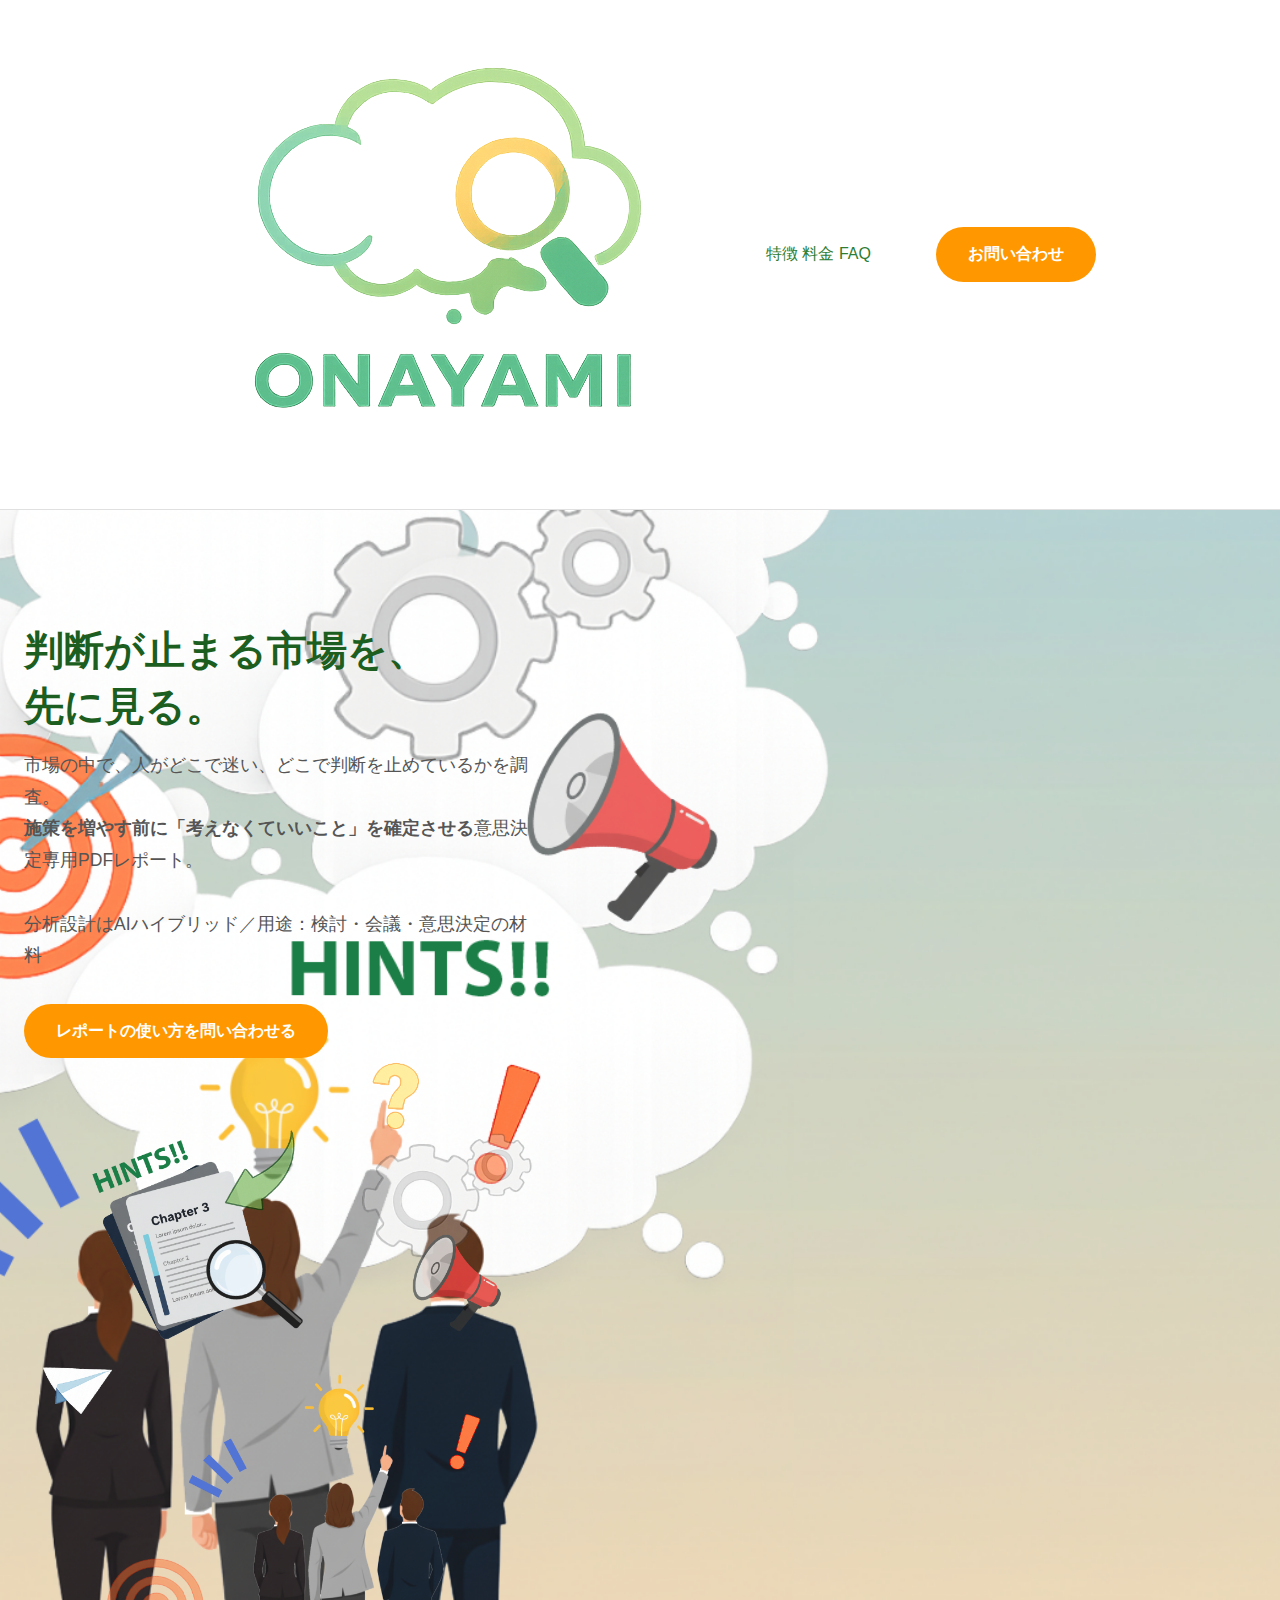
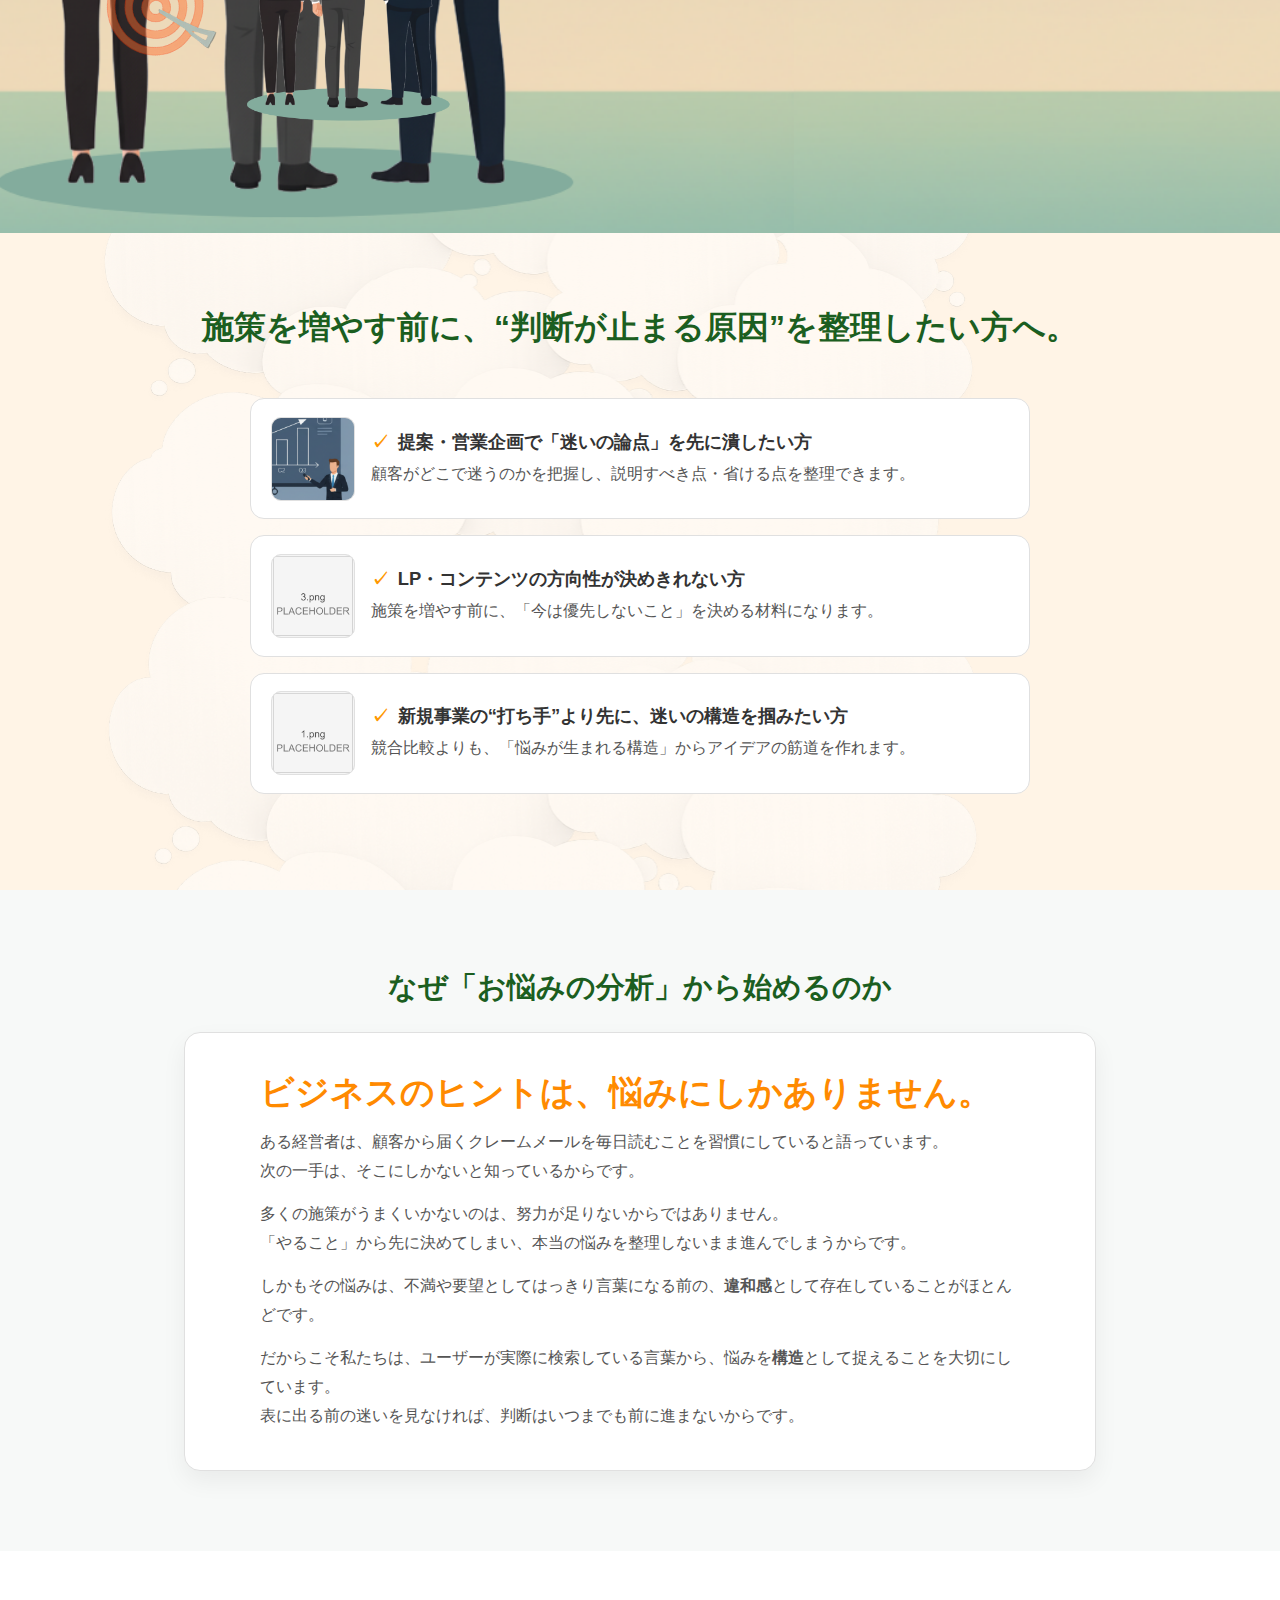
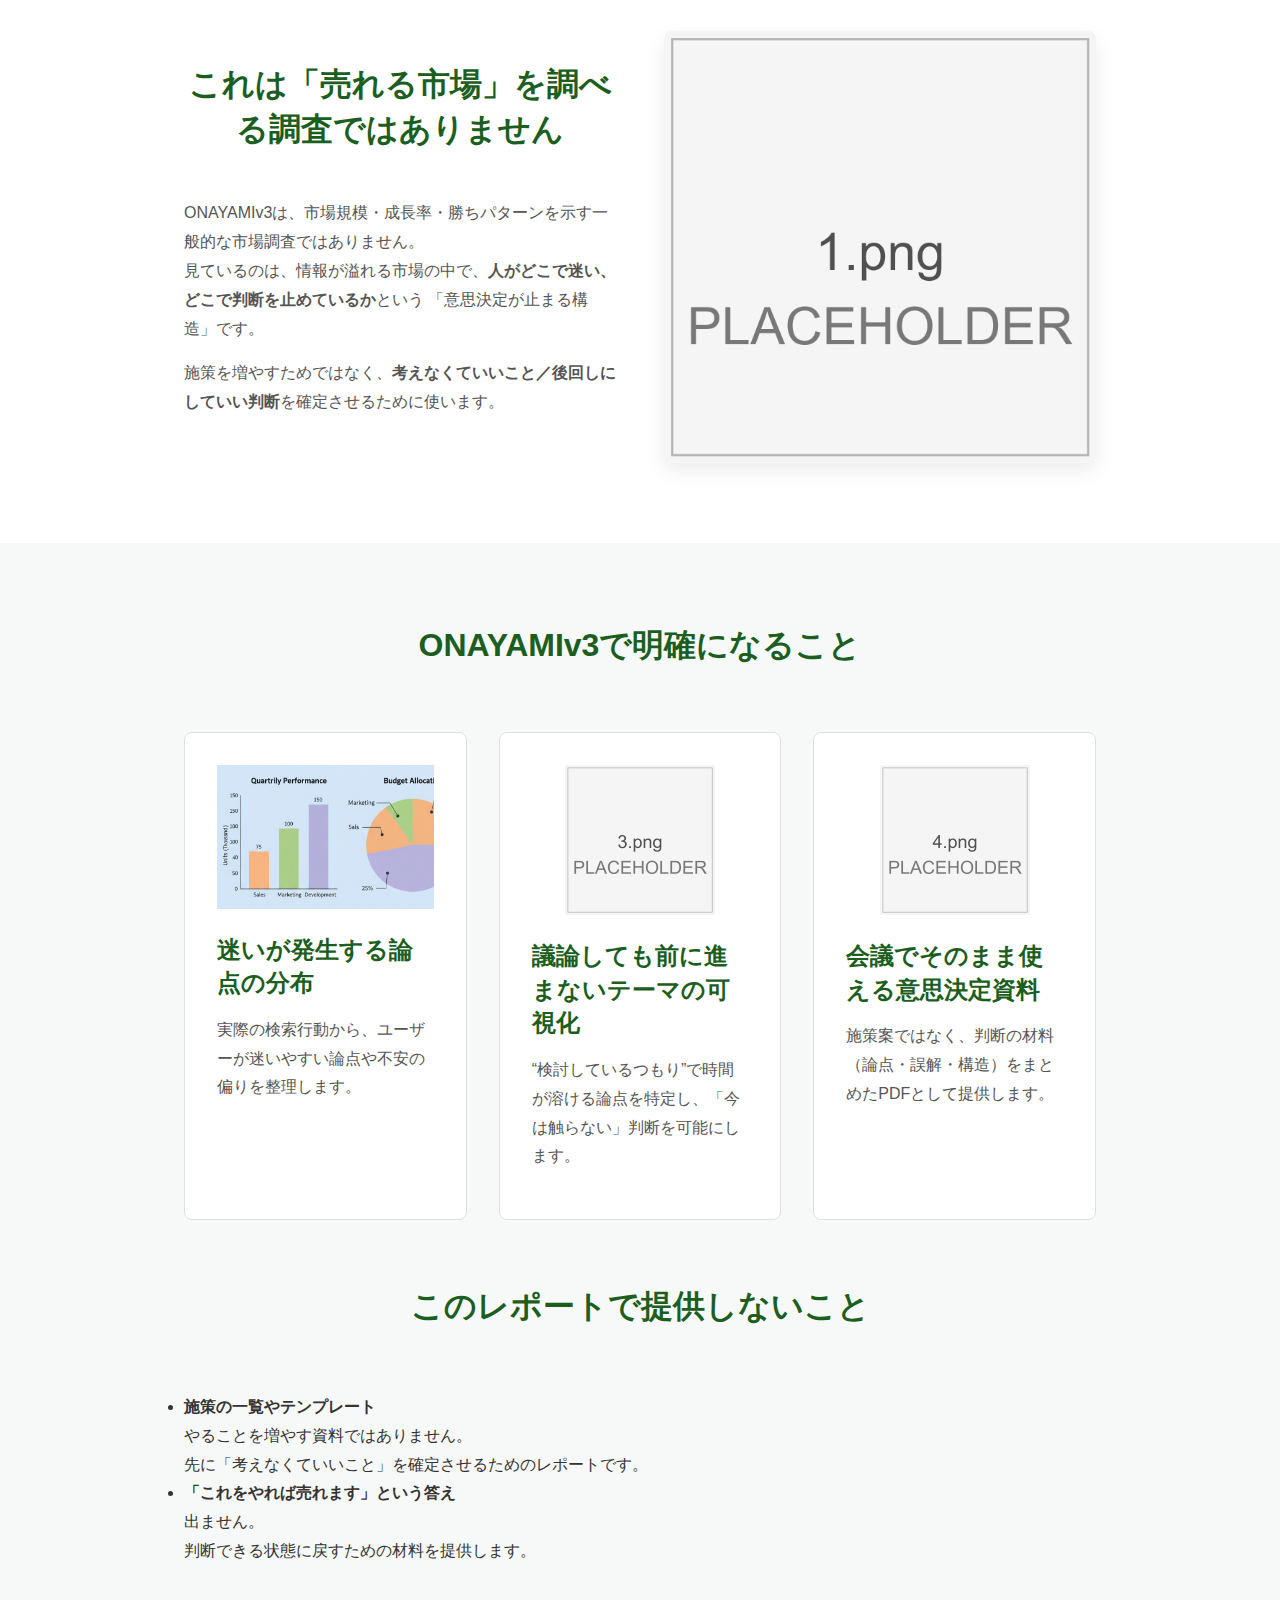
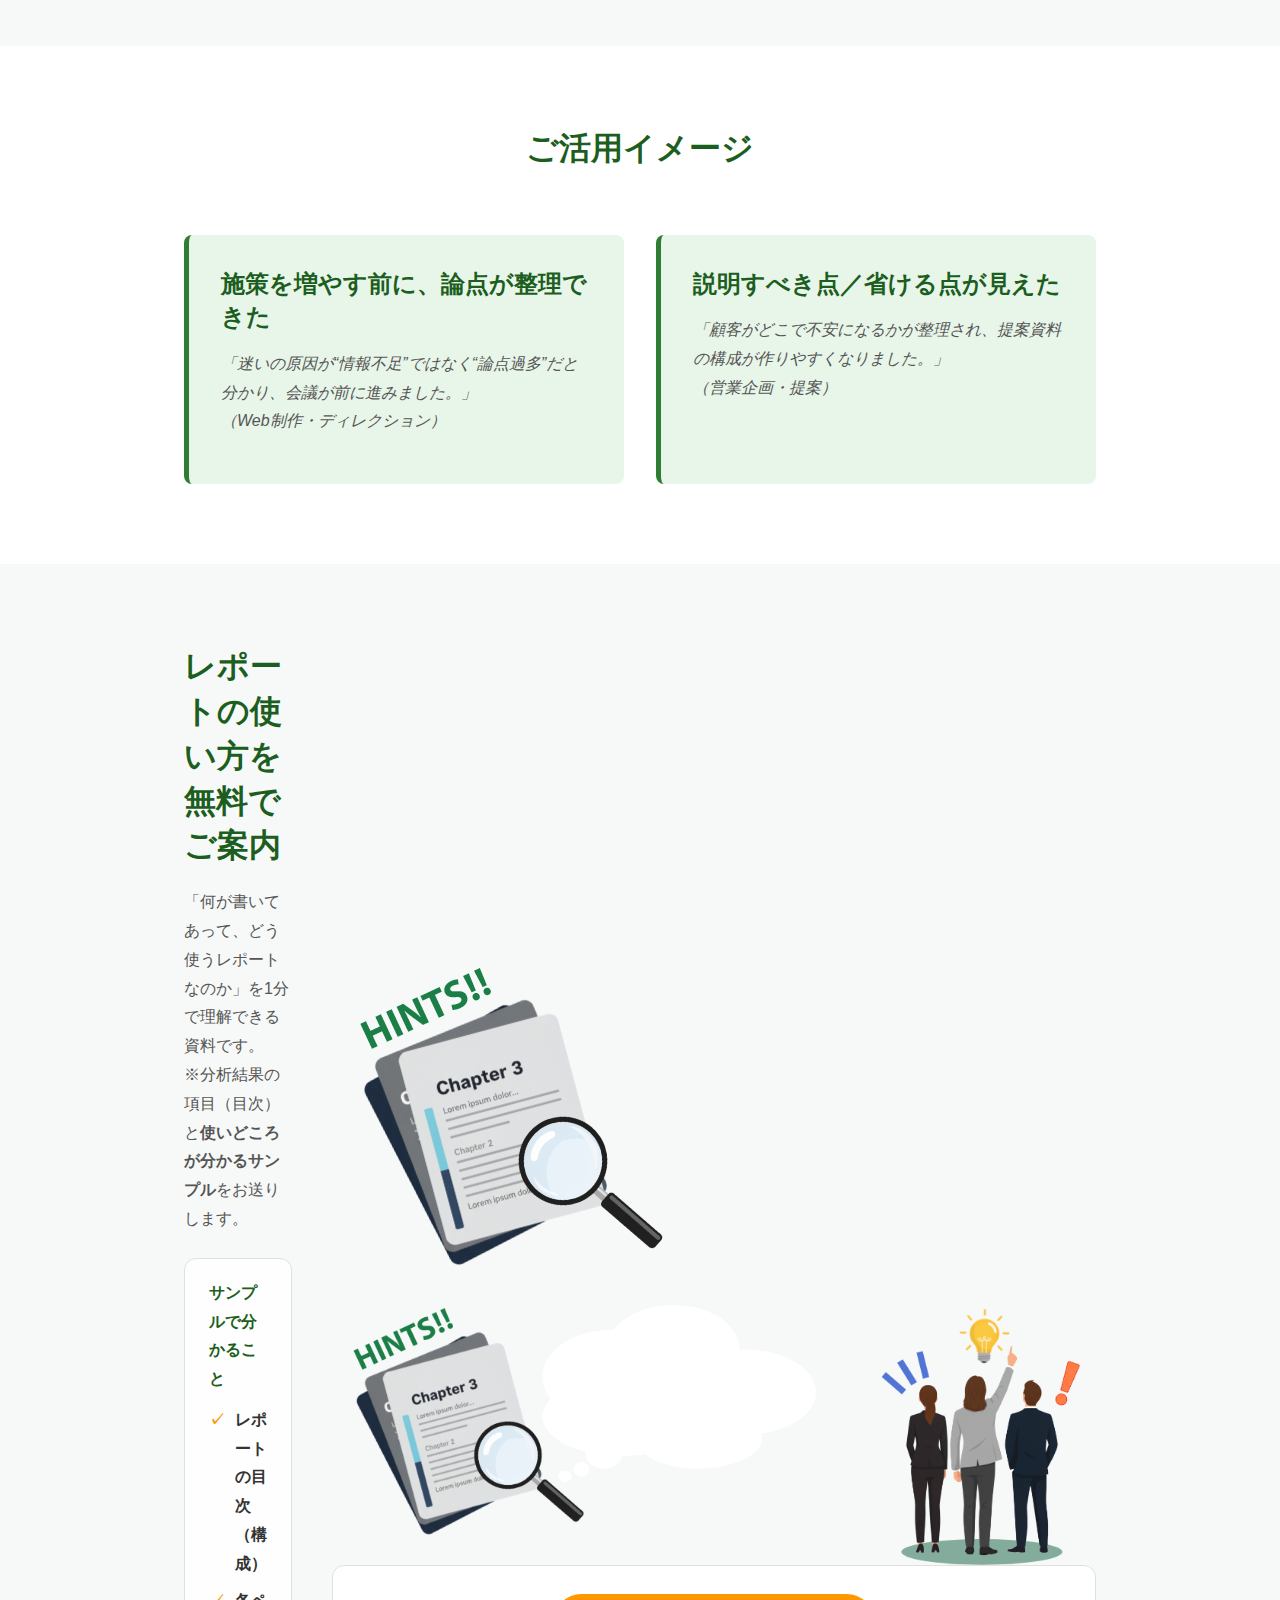
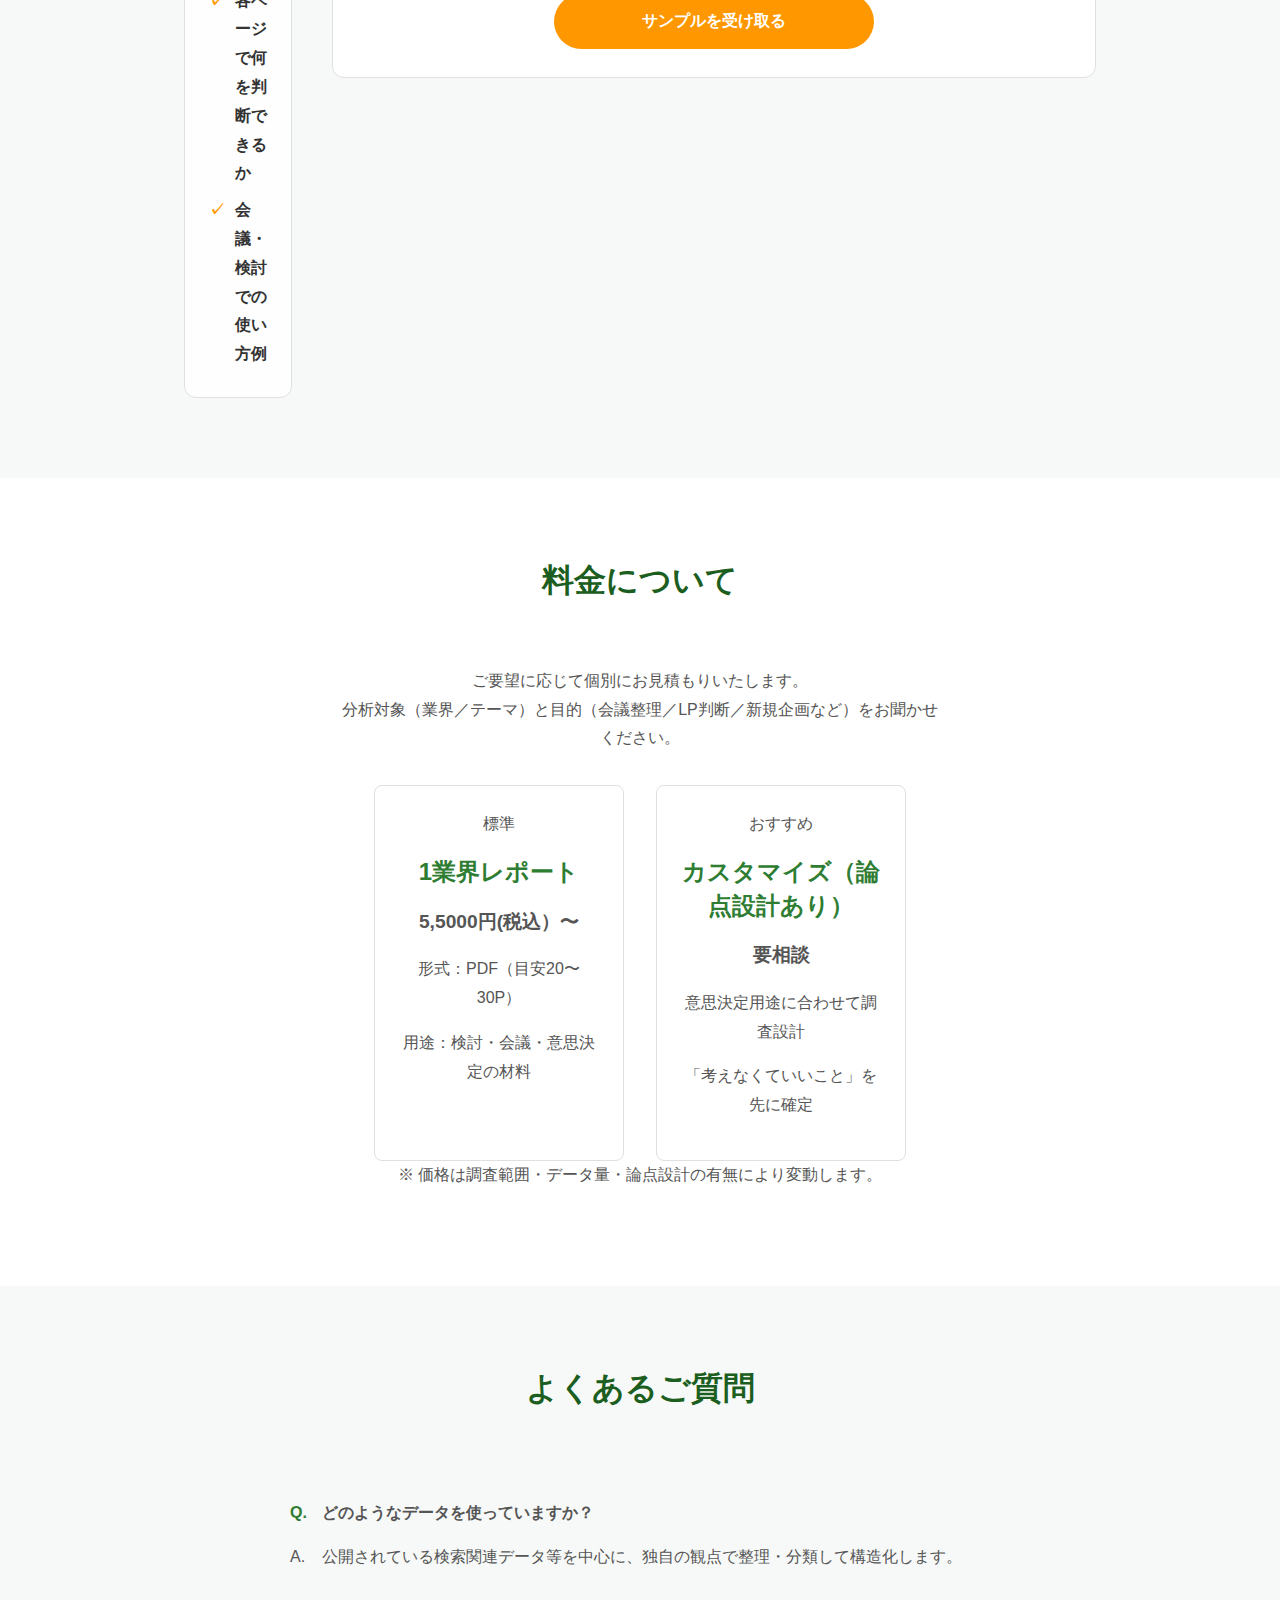
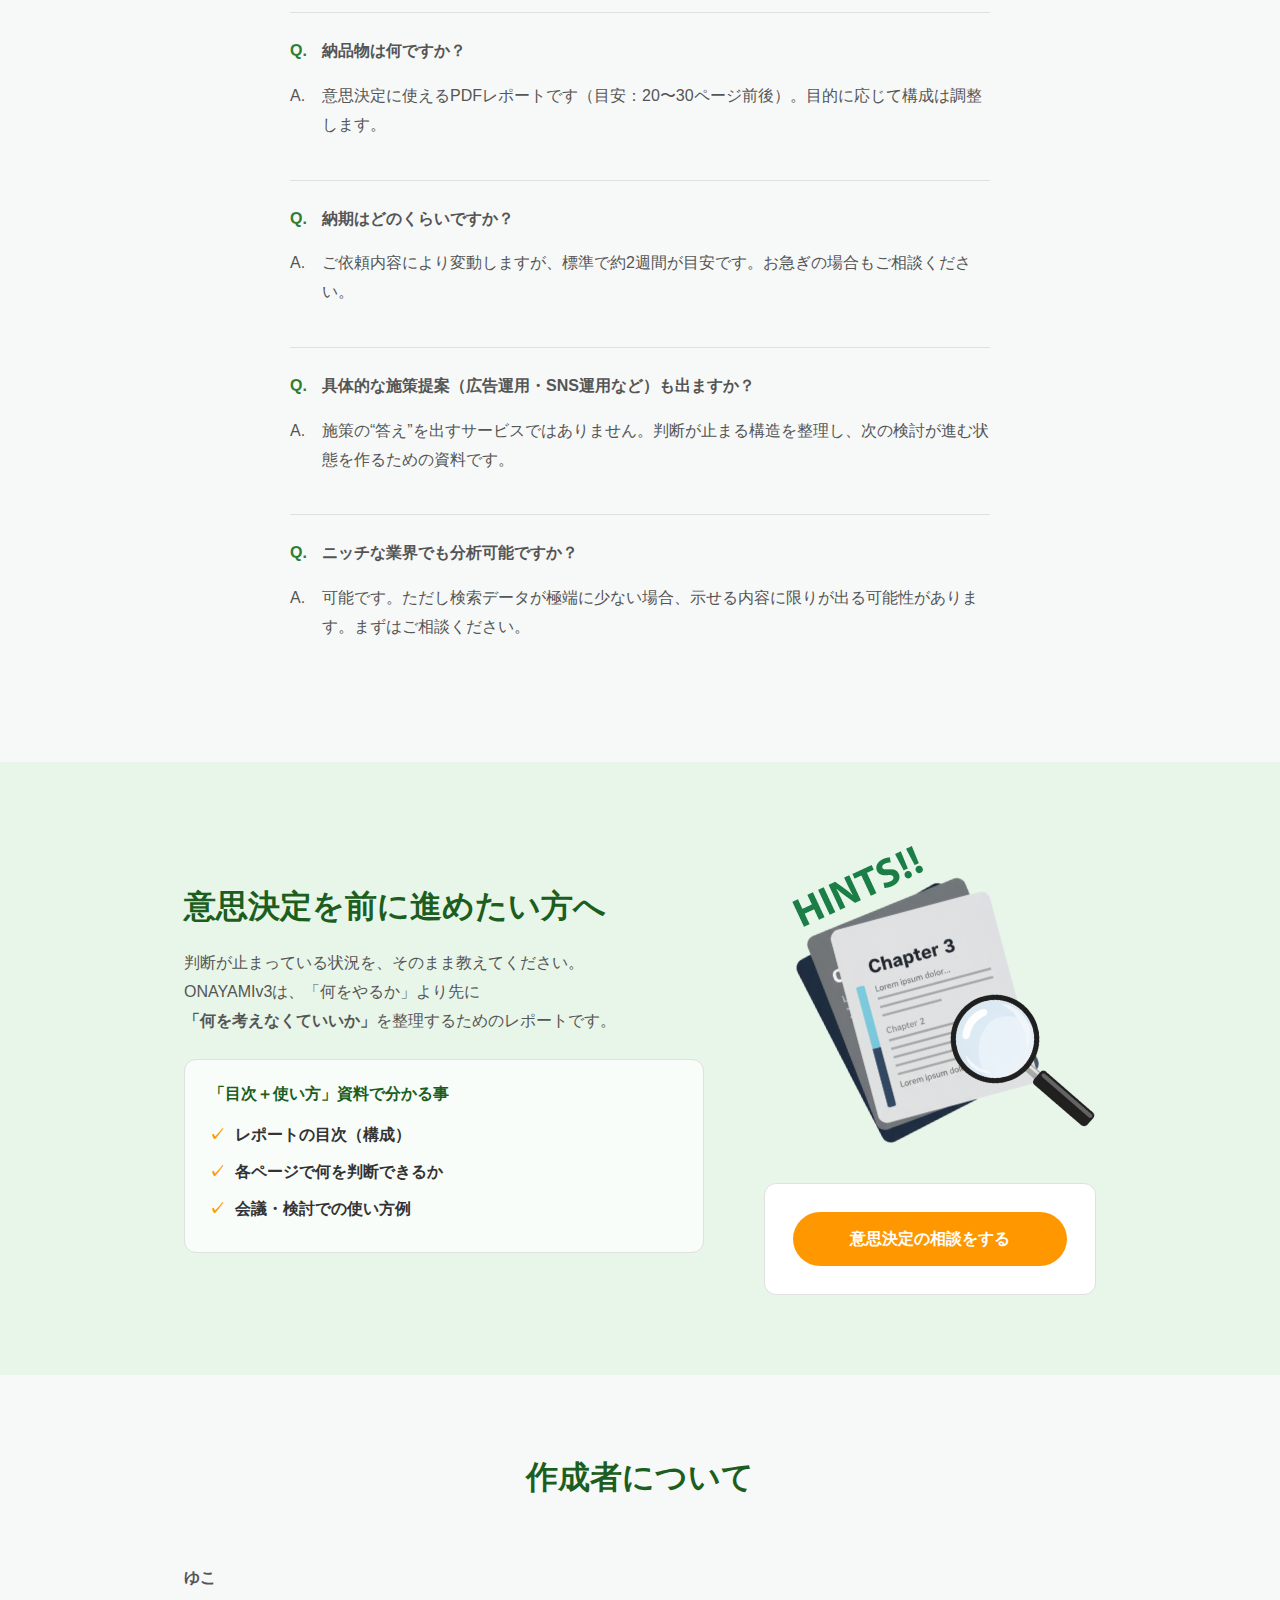
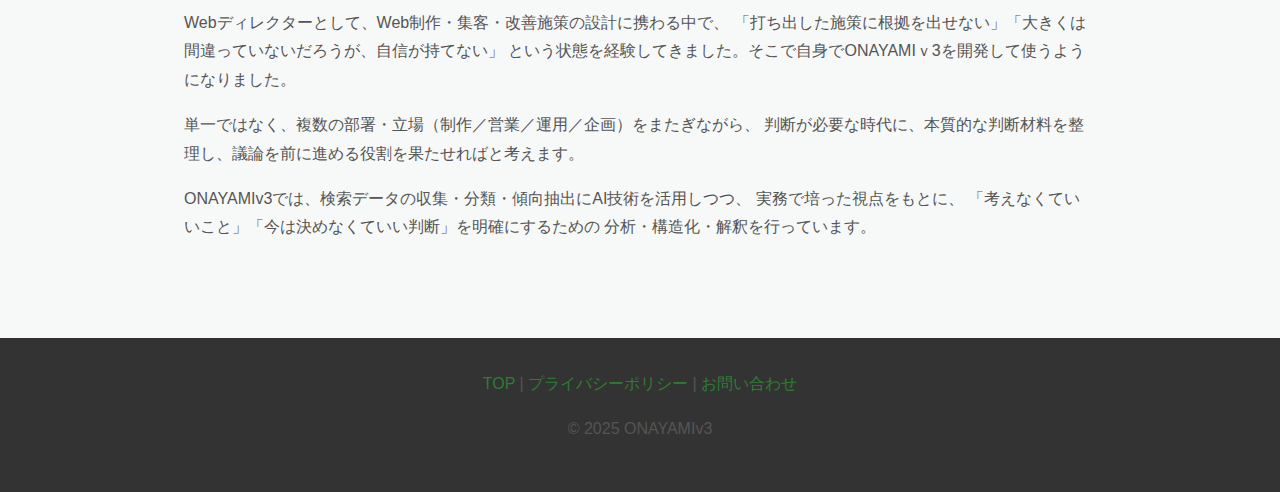
<file: index.html>
<!DOCTYPE html>
<html lang="ja">
<head>
<!-- Google Tag Manager --> <script>(function(w,d,s,l,i){w[l]=w[l]||[];w[l].push({'gtm.start': new Date().getTime(),event:'gtm.js'});var f=d.getElementsByTagName(s)[0], j=d.createElement(s),dl=l!='dataLayer'?'&l='+l:'';j.async=true;j.src= 'https://www.googletagmanager.com/gtm.js?id='+i+dl;f.parentNode.insertBefore(j,f); })(window,document,'script','dataLayer','GTM-KV34L76G');</script> <!-- End Google Tag Manager -->
    <meta charset="UTF-8">
    <meta name="viewport" content="width=device-width, initial-scale=1.0">
	<meta name="description" content="ONAYAMIv3は、市場で人がどこで迷い判断を止めているかを可視化する意思決定専用の分析レポートです。施策を増やす前に、考えなくていいことを整理したい方へ。" />
<!-- OGP -->
  <meta property="og:title" content="ONAYAMIv3｜判断が止まる市場を先に見る" />
  <meta
    property="og:description"
    content="施策を増やす前に、考えなくていいことを確定させる。意思決定専用の分析レポート。"
  />
  <meta property="og:type" content="website" />
  <meta property="og:url" content="https://snowneco.github.io/onayami-tools-lp/" />
  <meta
    property="og:image"
    content="https://snowneco.github.io/onayami-tools-lp/assets/ogp.png"
  />

  <!-- Twitter -->
  <meta name="twitter:card" content="summary_large_image" />
  <meta name="twitter:title" content="ONAYAMIv3｜判断が止まる市場を先に見る" />
  <meta
    name="twitter:description"
    content="市場で人が迷う構造を可視化する、意思決定専用分析レポート。"
  />
  <meta
    name="twitter:image"
    content="https://snowneco.github.io/onayami-tools-lp/assets/ogp.png"
  />

  <!-- Favicon -->
  <link rel="icon" href="https://snowneco.github.io/onayami-tools-lp/assets/rogo1.png" sizes="any">
  <link rel="icon" type="image/png" sizes="32x32" href="https://snowneco.github.io/onayami-tools-lp/assets/rogo1.png">
  <link rel="apple-touch-icon" href="https://snowneco.github.io/onayami-tools-lp/assets/rogo1.png">

    <title>ONAYAMIv3｜判断が止まる市場を先に見る｜意思決定専用分析レポート</title>
    <link rel="stylesheet" href="./css/style.css">
</head>
<body id="top">
<!-- Google Tag Manager (noscript) --> <noscript><iframe src="https://www.googletagmanager.com/ns.html?id=GTM-KV34L76G" height="0" width="0" style="display:none;visibility:hidden"></iframe></noscript> <!-- End Google Tag Manager (noscript) -->

<header class="header">
  <div class="container header-inner">
    <a href="#top" class="logo">
      <img src="./assets/rogo1.png" alt="ONAYAMI" class="logo-img">
    </a>

    <nav class="header-nav" aria-label="ページ内ナビゲーション">
      <a href="#features" class="header-link">特徴</a>
      <a href="#pricing" class="header-link">料金</a>
      <a href="#faq" class="header-link">FAQ</a>
    </nav>

    <a href="https://docs.google.com/forms/d/e/1FAIpQLSfJssspdfyTt5AJzz-GFNdoEnXZCz1oT8xltuYAh2iard1OQQ/viewform?usp=header" class="btn btn-primary header-cta">お問い合わせ</a>
  </div>
</header>



    <main>
     
<!-- ===== HERO ===== -->
<section class="hero">
  <div class="container hero-inner">

    <!-- 左：コピー -->
    <div class="hero-copy">
      <h1>判断が止まる市場を、<br>先に見る。</h1>

      <p class="hero-lead">
        市場の中で、人がどこで迷い、どこで判断を止めているかを調査。<br>
        <strong>施策を増やす前に「考えなくていいこと」を確定させる</strong>意思決定専用PDFレポート。
      </p>

      <p class="hero-note">
        分析設計はAIハイブリッド／用途：検討・会議・意思決定の材料
      </p>

      <a href="https://docs.google.com/forms/d/e/1FAIpQLSfJssspdfyTt5AJzz-GFNdoEnXZCz1oT8xltuYAh2iard1OQQ/viewform?usp=header" class="btn btn-primary">レポートの使い方を問い合わせる</a>
    </div>

    <!-- 右：メイン画像（背景と分離） -->
    <div class="hero-media" aria-hidden="true">
      <picture>
        <!-- SP用（縦長） -->
        <source srcset="./assets/fv-sp.png" media="(max-width: 768px)">
        <!-- PC用 -->
        <img src="./assets/main-img.png" alt="" class="hero-img">
      </picture>
    </div>

  </div>
</section>


        <!-- ===== USE CASES ===== -->
        <section id="use-cases" class="section">
            <div class="container">
                <h2 class="use-title">
                    施策を増やす前に、“判断が止まる原因”を整理したい方へ。
                </h2>

                <ul class="problem-list use-list">
                    <li class="use-item">
                        <div class="use-media">
                            <img src="assets/icons/proposal.png" alt="" class="use-img">
                        </div>
                        <div class="use-body">
                            <h3 class="use-title">提案・営業企画で「迷いの論点」を先に潰したい方</h3>
                            <p class="use-desc">
                                顧客がどこで迷うのかを把握し、説明すべき点・省ける点を整理できます。
                            </p>
                        </div>
                    </li>

                    <li class="use-item">
                        <div class="use-media">
                            <img src="assets/icons/lp.png" alt="" class="use-img">
                        </div>
                        <div class="use-body">
                            <h3 class="use-title">LP・コンテンツの方向性が決めきれない方</h3>
                            <p class="use-desc">
                                施策を増やす前に、「今は優先しないこと」を決める材料になります。
                            </p>
                        </div>
                    </li>

                    <li class="use-item">
                        <div class="use-media">
                            <img src="assets/icons/newbiz.png" alt="" class="use-img">
                        </div>
                        <div class="use-body">
                            <h3 class="use-title">新規事業の“打ち手”より先に、迷いの構造を掴みたい方</h3>
                            <p class="use-desc">
                                競合比較よりも、「悩みが生まれる構造」からアイデアの筋道を作れます。
                            </p>
                        </div>
                    </li>
                </ul>
            </div>
        </section>

        <!-- ===== WHY (PHILOSOPHY / LOGIC) ===== -->
        <section id="why-analysis" class="section">
            <div class="container">
                <h2 class="why-title">なぜ「お悩みの分析」から始めるのか</h2>

                <div class="why-content">
                    <div class="why-text">
                        <p class="why-key">ビジネスのヒントは、悩みにしかありません。</p>

                        <p>
                            ある経営者は、顧客から届くクレームメールを毎日読むことを習慣にしていると語っています。<br>
                            次の一手は、そこにしかないと知っているからです。
                        </p>

                        <p>
                            多くの施策がうまくいかないのは、努力が足りないからではありません。<br>
                            「やること」から先に決めてしまい、本当の悩みを整理しないまま進んでしまうからです。
                        </p>

                        <p>
                            しかもその悩みは、不満や要望としてはっきり言葉になる前の、<strong>違和感</strong>として存在していることがほとんどです。
                        </p>

                        <p>
                            だからこそ私たちは、ユーザーが実際に検索している言葉から、悩みを<strong>構造</strong>として捉えることを大切にしています。<br>
                            表に出る前の迷いを見なければ、判断はいつまでも前に進まないからです。
                        </p>
                    </div>
                </div>
            </div>
        </section>

        <!-- ===== WHAT THIS IS / WHAT THIS IS NOT ===== -->
        <section id="solution" class="section">
            <div class="container">
                <div class="solution-content">
                    <div class="solution-text">
                        <h2>これは「売れる市場」を調べる調査ではありません</h2>
                        <p>
                            ONAYAMIv3は、市場規模・成長率・勝ちパターンを示す一般的な市場調査ではありません。<br>
                            見ているのは、情報が溢れる市場の中で、<strong>人がどこで迷い、どこで判断を止めているか</strong>という
                            「意思決定が止まる構造」です。
                        </p>
                        <p>
                            施策を増やすためではなく、<strong>考えなくていいこと／後回しにしていい判断</strong>を確定させるために使います。
                        </p>
                    </div>
                    <div class="solution-image">
                        <img src="./assets/1.png" alt="意思決定用レポートのイメージ図">
                    </div>
                </div>
            </div>
        </section>

        <!-- ===== FEATURES ===== -->
        <section id="features" class="section">
            <div class="container">
                <div class="section-header">
                    <h2>ONAYAMIv3で明確になること</h2>
                </div>

                <div class="features-grid">
                    <div class="feature-item">
                        <img src="./assets/2.png" alt="整理のアイコン">
                        <h3>迷いが発生する論点の分布</h3>
                        <p>
                            実際の検索行動から、ユーザーが迷いやすい論点や不安の偏りを整理します。
                        </p>
                    </div>

                    <div class="feature-item">
                        <img src="./assets/3.png" alt="削るのアイコン">
                        <h3>議論しても前に進まないテーマの可視化</h3>
                        <p>
                            “検討しているつもり”で時間が溶ける論点を特定し、「今は触らない」判断を可能にします。
                        </p>
                    </div>

                    <div class="feature-item">
                        <img src="./assets/4.png" alt="会議のアイコン">
                        <h3>会議でそのまま使える意思決定資料</h3>
                        <p>
                            施策案ではなく、判断の材料（論点・誤解・構造）をまとめたPDFとして提供します。
                        </p>
                    </div>
                </div>

<!-- ===== NOT INCLUDED / POSITIONING ===== -->
<div class="section-header" style="margin-top: 4rem;">
    <h2>このレポートで提供しないこと</h2>
</div>

<div class="not-included">
    <ul class="not-included-list">
        <li>
            <strong>施策の一覧やテンプレート</strong><br>
            やることを増やす資料ではありません。<br>
            先に「考えなくていいこと」を確定させるためのレポートです。
        </li>
        <li>
            <strong>「これをやれば売れます」という答え</strong><br>
            出ません。<br>
            判断できる状態に戻すための材料を提供します。
        </li>
    </ul>
</div>

        </section>

        <!-- ===== USECASE / VOICE ===== -->
        <section id="usecase" class="section">
            <div class="container">
                <div class="section-header">
                    <h2>ご活用イメージ</h2>
                </div>

                <div class="usecase-grid">
                    <div class="usecase-item">
                        <h3>施策を増やす前に、論点が整理できた</h3>
                        <p>
                            「迷いの原因が“情報不足”ではなく“論点過多”だと分かり、会議が前に進みました。」<br>
                            （Web制作・ディレクション）
                        </p>
                    </div>
                    <div class="usecase-item">
                        <h3>説明すべき点／省ける点が見えた</h3>
                        <p>
                            「顧客がどこで不安になるかが整理され、提案資料の構成が作りやすくなりました。」<br>
                            （営業企画・提案）
                        </p>
                    </div>
                </div>
            </div>
        </section>

        <!-- ===== SAMPLE CTA ===== -->
<section id="sample" class="section sample-cta">
  <div class="container">
    <div class="sample-cta-inner">

      <!-- 左：テキスト -->
      <div class="sample-cta-text">
        <h2>レポートの使い方を無料でご案内</h2>
        <p class="sample-cta-lead">
          「何が書いてあって、どう使うレポートなのか」を1分で理解できる資料です。<br>
          ※分析結果の項目（目次）と<strong>使いどころが分かるサンプル</strong>をお送りします。
        </p>

        <div class="sample-cta-box">
          <p class="sample-cta-sub">サンプルで分かること</p>
          <ul class="sample-cta-list">
            <li>レポートの目次（構成）</li>
            <li>各ページで何を判断できるか</li>
            <li>会議・検討での使い方例</li>
          </ul>
        </div>
      </div>

      <!-- 右：イラスト → その下にCTAカード -->
<div class="sample-cta-side">

  <div class="sample-cta-visual">
    <img src="assets/reports.png" alt="レポートイラスト" class="img-pc">
    <img src="assets/reports-sp.png" alt="レポートイラスト（スマホ）" class="img-sp">
  </div>

  <div class="sample-cta-action">
    <a href="https://docs.google.com/forms/d/e/1FAIpQLSfJssspdfyTt5AJzz-GFNdoEnXZCz1oT8xltuYAh2iard1OQQ/viewform?usp=header" class="btn btn-primary btn-wide">サンプルを受け取る</a>
  </div>

</div>



    </div>
  </div>
</section>



<!-- ===== PRICING ===== -->
<section id="pricing" class="section">
  <div class="container">

    <div class="section-header">
      <h2>料金について</h2>
    </div>

    <!-- 説明文：左詰め -->
    <div class="pricing-content">
      <p class="pricing-lead">
        ご要望に応じて個別にお見積もりいたします。<br>
        分析対象（業界／テーマ）と目的（会議整理／LP判断／新規企画など）をお聞かせください。
      </p>

      <!-- プラン一覧（レスポンシブ前提） -->
      <div class="pricing-plans">

        <!-- Plan 1 -->
        <div class="plan">
          <div class="plan-head">
            <p class="plan-tag">標準</p>
            <h3>1業界レポート</h3>
            <p class="plan-price">5,5000円(税込）〜</p>
          </div>
          <div class="plan-body">
            <p class="plan-note">形式：PDF（目安20〜30P）</p>
            <p class="plan-note">用途：検討・会議・意思決定の材料</p>
          </div>
        </div>

        <!-- Plan 2 -->
        <div class="plan">
          <div class="plan-head">
            <p class="plan-tag plan-tag-strong">おすすめ</p>
            <h3>カスタマイズ（論点設計あり）</h3>
            <p class="plan-price">要相談</p>
          </div>
          <div class="plan-body">
            <p class="plan-note">意思決定用途に合わせて調査設計</p>
            <p class="plan-note">「考えなくていいこと」を先に確定</p>
          </div>
        </div>

      </div>

      <p class="pricing-note">
        ※ 価格は調査範囲・データ量・論点設計の有無により変動します。
      </p>
    </div>

  </div>
</section>


        <!-- ===== FAQ ===== -->
        <section id="faq" class="section">
            <div class="container">
                <div class="section-header">
                    <h2>よくあるご質問</h2>
                </div>
                <div class="faq-list">
                    <div class="faq-item">
                        <p class="faq-q">どのようなデータを使っていますか？</p>
                        <p class="faq-a">
                            公開されている検索関連データ等を中心に、独自の観点で整理・分類して構造化します。
                        </p>
                    </div>
                    <div class="faq-item">
                        <p class="faq-q">納品物は何ですか？</p>
                        <p class="faq-a">
                            意思決定に使えるPDFレポートです（目安：20〜30ページ前後）。目的に応じて構成は調整します。
                        </p>
                    </div>
                    <div class="faq-item">
                        <p class="faq-q">納期はどのくらいですか？</p>
                        <p class="faq-a">
                            ご依頼内容により変動しますが、標準で約2週間が目安です。お急ぎの場合もご相談ください。
                        </p>
                    </div>
                    <div class="faq-item">
                        <p class="faq-q">具体的な施策提案（広告運用・SNS運用など）も出ますか？</p>
                        <p class="faq-a">
                            施策の“答え”を出すサービスではありません。判断が止まる構造を整理し、次の検討が進む状態を作るための資料です。
                        </p>
                    </div>
                    <div class="faq-item">
                        <p class="faq-q">ニッチな業界でも分析可能ですか？</p>
                        <p class="faq-a">
                            可能です。ただし検索データが極端に少ない場合、示せる内容に限りが出る可能性があります。まずはご相談ください。
                        </p>
                    </div>
                </div>
            </div>
        </section>

        <!-- ===== final CTA ===== -->
<section id="final-cta" class="section sample-cta">
  <div class="container">
    <div class="sample-cta-inner">

      <!-- 左：テキスト -->
      <div class="sample-cta-text">
        <h2>意思決定を前に進めたい方へ</h2>
        <p class="sample-cta-lead">
          判断が止まっている状況を、そのまま教えてください。<br>
           ONAYAMIv3は、「何をやるか」より先に<br>
        <strong>「何を考えなくていいか」</strong>を整理するためのレポートです。
        </p>

        <div class="sample-cta-box">
          <p class="sample-cta-sub">「目次＋使い方」資料で分かる事</p>
          <ul class="sample-cta-list">
            <li>レポートの目次（構成）</li>
            <li>各ページで何を判断できるか</li>
            <li>会議・検討での使い方例</li>
          </ul>
        </div>
      </div>

      <!-- 右：イラスト → その下にCTAカード -->
      <div class="sample-cta-side">
        <div class="sample-cta-visual">
          <img src="assets/reports.png" alt="レポートイラスト">
        </div>

        <div class="sample-cta-action">
          
          <a href="https://docs.google.com/forms/d/e/1FAIpQLSfJssspdfyTt5AJzz-GFNdoEnXZCz1oT8xltuYAh2iard1OQQ/viewform?usp=header" class="btn btn-primary btn-wide">意思決定の相談をする</a>
          
        </div>
      </div>

    </div>
  </div>
</section>
<section id="about" class="section about">
  <div class="container">
    <div class="section-header">
      <h2>作成者について</h2>
    </div>

    <div class="about-box">
      <p class="about-name"><strong>ゆこ</strong></p>

      <p class="about-desc">
        Webディレクターとして、Web制作・集客・改善施策の設計に携わる中で、
        「打ち出した施策に根拠を出せない」「大きくは間違っていないだろうが、自信が持てない」
        という状態を経験してきました。そこで自身でONAYAMIｖ3を開発して使うようになりました。
      </p>

      <p class="about-desc">
        単一ではなく、複数の部署・立場（制作／営業／運用／企画）をまたぎながら、
        判断が必要な時代に、本質的な判断材料を整理し、議論を前に進める役割を果たせればと考えます。
      </p>

      <p class="about-desc">
        ONAYAMIv3では、検索データの収集・分類・傾向抽出にAI技術を活用しつつ、
        実務で培った視点をもとに、
        「考えなくていいこと」「今は決めなくていい判断」を明確にするための
        分析・構造化・解釈を行っています。
      </p>
    </div>
  </div>
</section>



    </main>

<footer class="footer">
  <div class="container">
    <p class="footer-links">
      <a href="#top">TOP</a> |
      <a href="./privacy.html">プライバシーポリシー</a> |
      <a href="https://docs.google.com/forms/d/e/1FAIpQLSfJssspdfyTt5AJzz-GFNdoEnXZCz1oT8xltuYAh2iard1OQQ/viewform?usp=header">お問い合わせ</a>
    </p>
    <p>&copy; 2025 ONAYAMIv3</p>
  </div>
</footer>


    <script src="./js/main.js" defer></script>
</body>
</html>
</file>
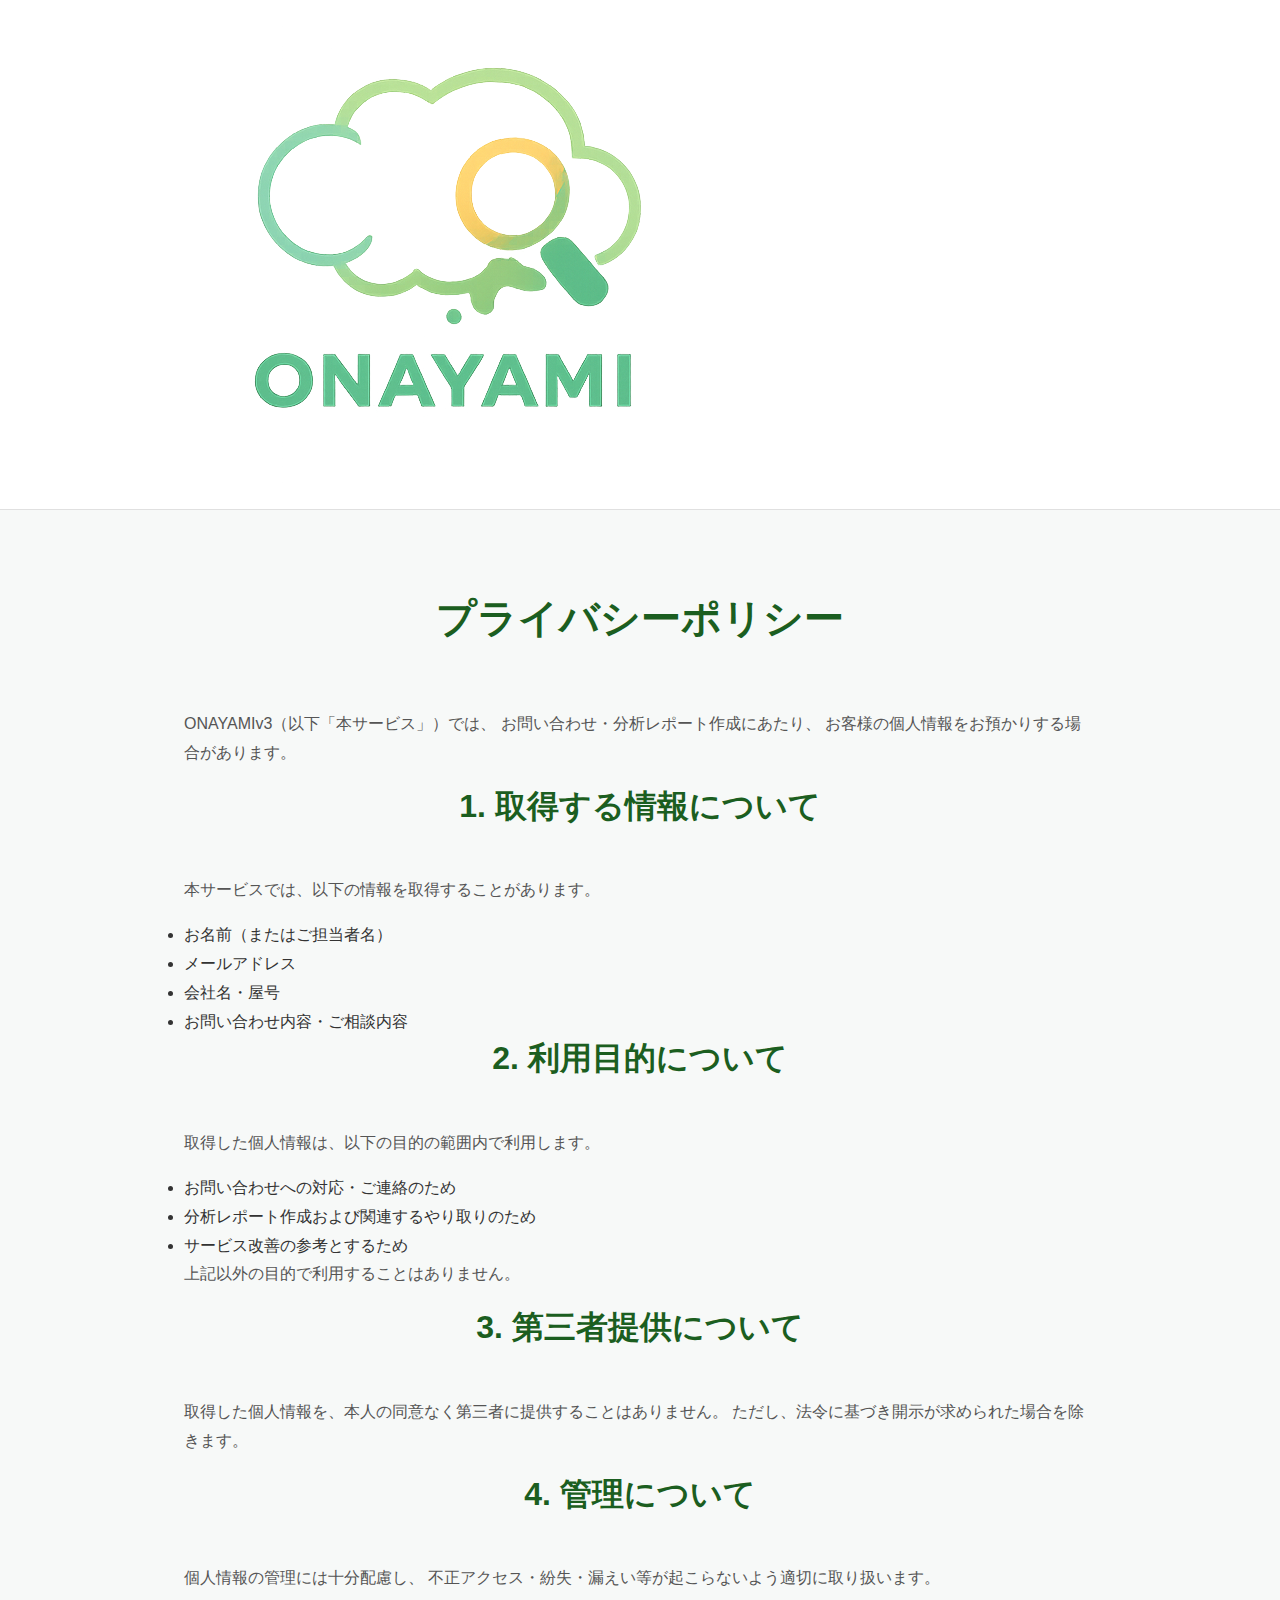
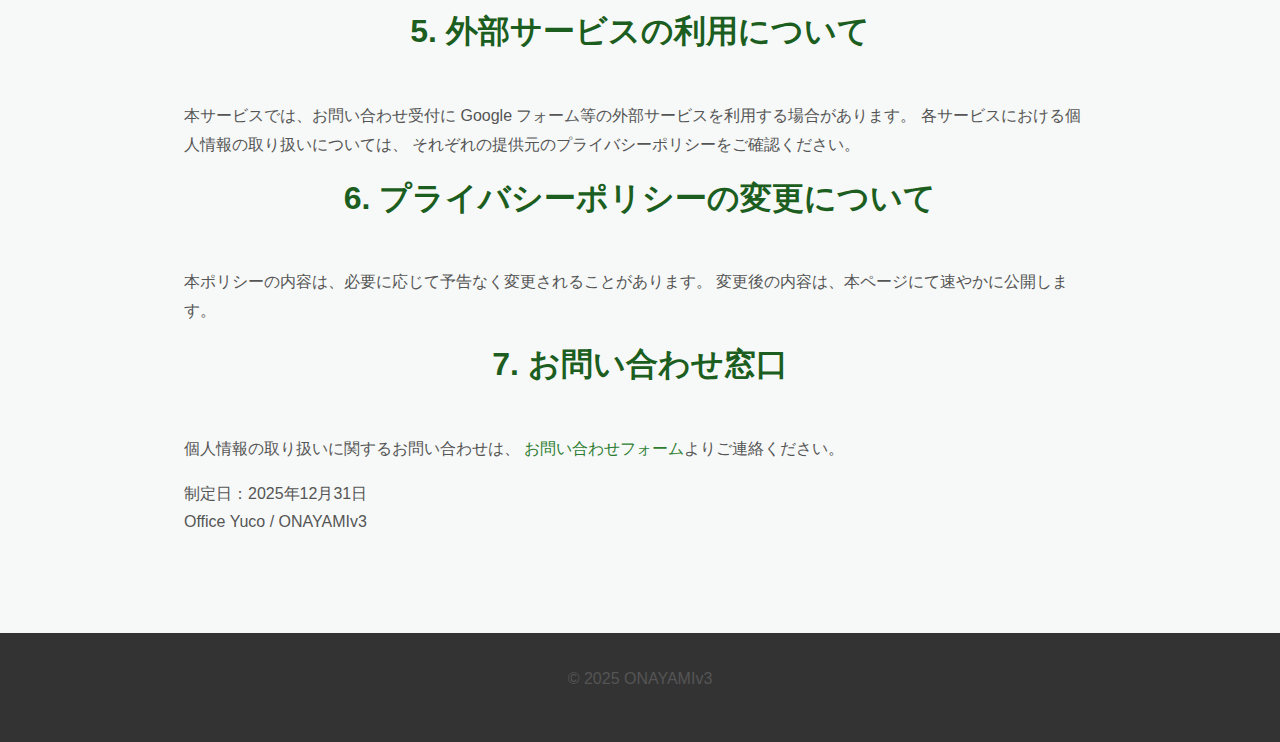
<file: privacy.html>
<!DOCTYPE html>
<html lang="ja">
<head>
  <meta charset="UTF-8">
  <meta name="viewport" content="width=device-width, initial-scale=1.0">
  <title>プライバシーポリシー｜ONAYAMIv3</title>
  <link rel="stylesheet" href="./css/style.css">
</head>

<body>

<header class="header">
  <div class="container header-inner">
    <a href="./index.html" class="logo">
      <img src="./assets/rogo1.png" alt="ONAYAMI" class="logo-img">
    </a>
  </div>
</header>

<main>

  <section class="section privacy">
    <div class="container">

      <div class="section-header">
        <h1>プライバシーポリシー</h1>
      </div>

      <div class="privacy-content">

        <p>
          ONAYAMIv3（以下「本サービス」）では、
          お問い合わせ・分析レポート作成にあたり、
          お客様の個人情報をお預かりする場合があります。
        </p>

        <h2>1. 取得する情報について</h2>
        <p>
          本サービスでは、以下の情報を取得することがあります。
        </p>
        <ul>
          <li>お名前（またはご担当者名）</li>
          <li>メールアドレス</li>
          <li>会社名・屋号</li>
          <li>お問い合わせ内容・ご相談内容</li>
        </ul>

        <h2>2. 利用目的について</h2>
        <p>
          取得した個人情報は、以下の目的の範囲内で利用します。
        </p>
        <ul>
          <li>お問い合わせへの対応・ご連絡のため</li>
          <li>分析レポート作成および関連するやり取りのため</li>
          <li>サービス改善の参考とするため</li>
        </ul>

        <p>
          上記以外の目的で利用することはありません。
        </p>

        <h2>3. 第三者提供について</h2>
        <p>
          取得した個人情報を、本人の同意なく第三者に提供することはありません。
          ただし、法令に基づき開示が求められた場合を除きます。
        </p>

        <h2>4. 管理について</h2>
        <p>
          個人情報の管理には十分配慮し、
          不正アクセス・紛失・漏えい等が起こらないよう適切に取り扱います。
        </p>

        <h2>5. 外部サービスの利用について</h2>
        <p>
          本サービスでは、お問い合わせ受付に Google フォーム等の外部サービスを利用する場合があります。
          各サービスにおける個人情報の取り扱いについては、
          それぞれの提供元のプライバシーポリシーをご確認ください。
        </p>

        <h2>6. プライバシーポリシーの変更について</h2>
        <p>
          本ポリシーの内容は、必要に応じて予告なく変更されることがあります。
          変更後の内容は、本ページにて速やかに公開します。
        </p>

        <h2>7. お問い合わせ窓口</h2>
        <p>
          個人情報の取り扱いに関するお問い合わせは、
           <a href="https://docs.google.com/forms/d/e/1FAIpQLSfJssspdfyTt5AJzz-GFNdoEnXZCz1oT8xltuYAh2iard1OQQ/viewform?usp=header" target="_blank" rel="noopener">お問い合わせフォーム</a>よりご連絡ください。
        </p>

        <p class="privacy-footer">
          制定日：2025年12月31日<br>
          Office Yuco / ONAYAMIv3 
        </p>

      </div>
    </div>
  </section>



</main>

<footer class="footer">
  <div class="container">
    <p>&copy; 2025 ONAYAMIv3</p>
  </div>
</footer>

</body>
</html>
</file>
<file: css/style.css>
:root {
    --main-color: #2E7D32;
    --main-color-dark: #1B5E20;
    --main-color-light: #E8F5E9;
    --accent-color: #FF9800;
    --accent-color-dark: #F57C00;
    --text-color: #333333;
    --text-color-light: #555555;
    --bg-color: #FFFFFF;
    --gray-bg-color: #f7f9f8;
    --border-color: #e0e0e0;
    --font-family: -apple-system, BlinkMacSystemFont, "Segoe UI", Roboto, "Helvetica Neue", Arial, sans-serif;
}

/* Reset & Base */
*, *::before, *::after {
    box-sizing: border-box;
    margin: 0;
    padding: 0;
}

html {
    scroll-behavior: smooth;
    font-size: 16px;
}

body {
    font-family: var(--font-family);
    line-height: 1.8;
    color: var(--text-color);
    background-color: var(--bg-color);
    -webkit-font-smoothing: antialiased;
    -moz-osx-font-smoothing: grayscale;
}

img {
    max-width: 100%;
    height: auto;
    vertical-align: middle;
}

a {
    color: var(--main-color);
    text-decoration: none;
}

h1, h2, h3 {
    line-height: 1.4;
    font-weight: 700;
    color: var(--main-color-dark);
}

h1 {
    font-size: 2.5rem;
    margin-bottom: 1rem;
}

h2 {
    font-size: 2rem;
    text-align: center;
    margin-bottom: 3rem;
}

h3 {
    font-size: 1.5rem;
    margin-bottom: 1rem;
}

p {
    margin-bottom: 1rem;
    color: var(--text-color-light);
}

/* Layout */
.container {
    max-width: 960px;
    margin: 0 auto;
    padding: 0 1.5rem;
}

.section {
    padding: 5rem 0;
}

.section:nth-child(odd) {
    background-color: var(--gray-bg-color);
}

.section-header {
    margin-bottom: 4rem;
    text-align: center;
}

.section-header p {
    font-size: 1.1rem;
    color: var(--main-color);
    font-weight: 600;
}

/* Header */
.header {
    padding: 1.5rem 0;
    background-color: var(--bg-color);
    border-bottom: 1px solid var(--border-color);
}

.header .container {
    display: flex;
    justify-content: space-between;
    align-items: center;
}

.logo {
    font-size: 1.5rem;
    font-weight: 700;
    color: var(--main-color-dark);
}

/* Hero */
.hero {
    position: relative;
    padding: 7rem 0;
    background-color: var(--main-color-light);

    /* 背景画像を置く想定（右側に人物やビジュアル） */
    background-image: url("../assets/hero-bg.png"); /* ←CSSから見た相対パス */
    background-size: cover;
    background-position: right center;
    background-repeat: no-repeat;
}

/* 背景画像の上に薄い被せ（文字の可読性） */
/*.hero::before {
    content: "";
    position: absolute;
    inset: 0;
    background: rgba(232, 245, 233, 0.88);
    z-index: 0;
}*/


.hero .container {
    position: relative;
    z-index: 1;

    /* 文字が右側の人物と被らないよう左寄せ & 幅制限 */
    max-width: 560px;
    margin-left: 0;
    margin-right: auto;
    text-align: left;
}

.hero h1 {
    color: var(--main-color-dark);
}

.hero p {
    font-size: 1.1rem;
    max-width: 560px;
    margin: 0 0 2rem 0;
}

/* Button */
.btn {
    display: inline-block;
    padding: 0.8rem 2rem;
    border-radius: 50px;
    font-weight: 600;
    text-align: center;
    transition: all 0.3s ease;
    cursor: pointer;
    border: none;
}

.btn-primary {
    background-color: var(--accent-color);
    color: var(--bg-color);
}

.btn-primary:hover {
    background-color: var(--accent-color-dark);
    transform: translateY(-2px);
    box-shadow: 0 4px 10px rgba(0,0,0,0.1);
}

/* =========================
   Use cases (Problem -> Use)
   ========================= */
/* =========================
   Use cases with icon (left)
   ========================= */

.problem-list {
  list-style: none;
  max-width: 780px;
  margin: 0 auto;
  padding: 0;
}

.problem-list li {
  background: #fff;
  border: 1px solid var(--border-color);
  border-radius: 14px;
  padding: 1.1rem 1.25rem;
  margin: 0 0 1rem 0;
  position: relative;

  display: grid;
  grid-template-columns: 84px 1fr; /* ← 左のアイコン枠 */
  gap: 1rem;
  align-items: center;
}

/* 旧チェックの無効化 */
.problem-list li::before {
  content: none !important;
}

/* 左：アイコン枠 */
.problem-list .use-media {
  width: 84px;
  height: 84px;
  border-radius: 10px;
  border: 1px solid var(--border-color);
  background: #d9d9d9; /* 画像がない時でもそれっぽく */
  overflow: hidden;

  display: flex;
  align-items: center;
  justify-content: center;
}

/* 実画像 */
.problem-list .use-img {
  width: 100%;
  height: 100%;
  object-fit: cover; /* ← 写真でもアイコンでも崩れない */
  display: block;
}

/* 右：本文 */
.problem-list .use-title {
  margin: 0 0 0.35rem 0;
  font-size: 1.15rem;
  font-weight: 800;
  color: var(--text-color);
  line-height: 1.35;
}

.problem-list .use-desc {
  margin: 0;
  color: var(--text-color-light);
  line-height: 1.75;
  font-size: 1rem;
}

/* チェックマークをテキスト側に小さく出したい場合（任意） */
.problem-list .use-title::before {
  content: "✓";
  color: var(--accent-color);
  font-weight: 900;
  margin-right: 0.55rem;
}

/* SP */
@media (max-width: 768px) {
  .problem-list li {
    grid-template-columns: 64px 1fr;
    padding: 1rem 1.05rem;
    border-radius: 12px;
  }

  .problem-list .use-media {
    width: 64px;
    height: 64px;
  }

  .problem-list .use-title {
    font-size: 1.05rem;
  }

  .problem-list .use-desc {
    font-size: 0.95rem;
  }
}



/* Solution */
.solution-content {
    display: flex;
    align-items: center;
    gap: 3rem;
}
.solution-text {
    flex: 1;
}
.solution-image {
    flex: 1;
    text-align: center;
}
.solution-image img {
    border-radius: 8px;
    box-shadow: 0 8px 20px rgba(0,0,0,0.08);
}

/* Features */
.features-grid {
    display: grid;
    grid-template-columns: repeat(3, 1fr);
    gap: 2rem;
}

.feature-item {
    background-color: var(--bg-color);
    padding: 2rem;
    border-radius: 8px;
    border: 1px solid var(--border-color);

    text-align: left;   /* ← 左寄せに変更 */
}

.feature-item img {
    margin-bottom: 1.5rem;
    max-height: 150px;

    display: block;
    margin-left: auto;
    margin-right: auto;  /* ← 画像だけ中央 */
}

.feature-item h3 {
    text-align: left;
}

.feature-item p {
    text-align: left;
    line-height: 1.8;
}

.feature-item img {
    margin-bottom: 1.5rem;
    max-height: 150px;
}


/* Use Case */
.usecase-grid {
    display: grid;
    grid-template-columns: 1fr 1fr;
    gap: 2rem;
}
.usecase-item {
    background-color: var(--main-color-light);
    padding: 2rem;
    border-radius: 8px;
    border-left: 5px solid var(--main-color);
}
.usecase-item p {
    font-style: italic;
}
/* =========================
   Use cases section background
   ========================= */

#use-cases {
  /* うすいオレンジの地色 */
  background-color: #fff4e6;

  /* 吹き出し背景 */
  background-image: url("../assets/bg-thinking-cloud.png");
  background-repeat: no-repeat;
  background-position: left 6rem top;
  background-size: 900px auto;

  padding: 4.5rem 0 5rem;
}
@media (max-width: 768px) {
  #use-cases {
    background-size: 680px auto;
    background-position: center 1.5rem;
    padding-top: 4rem;
  }
}



/* Pricing */
.pricing-content {
    text-align: center;
    max-width: 600px;
    margin: 0 auto;
}
.pricing-plans {
    display: flex;
    justify-content: center;
    gap: 2rem;
    margin-top: 2rem;
}
.plan {
    background-color: var(--bg-color);
    padding: 1.5rem;
    border: 1px solid var(--border-color);
    border-radius: 8px;
    width: 250px;
}
.plan h3 {
    color: var(--main-color);
}
.plan-price {
    font-size: 1.2rem;
    font-weight: 700;
}

/* FAQ */
.faq-list {
    max-width: 700px;
    margin: 0 auto;
}
.faq-item {
    border-bottom: 1px solid var(--border-color);
    padding: 1.5rem 0;
}
.faq-item:last-child {
    border-bottom: none;
}
.faq-q {
    font-weight: 700;
    position: relative;
    padding-left: 2rem;
}
.faq-q::before {
    content: 'Q.';
    position: absolute;
    left: 0;
    color: var(--main-color);
}
.faq-a {
    margin-top: 0.5rem;
    padding-left: 2rem;
    position: relative;
}
.faq-a::before {
    content: 'A.';
    position: absolute;
    left: 0;
    color: var(--text-color-light);
}

/* CTA */
.cta {
    background-color: var(--main-color-light);
}
.cta-content {
    max-width: 600px;
    margin: 0 auto;
    text-align: center;
}
.form {
    margin-top: 2rem;
    text-align: left;
}
.form-group {
    margin-bottom: 1.5rem;
}
.form-group label {
    display: block;
    margin-bottom: 0.5rem;
    font-weight: 600;
}
.form-control {
    width: 100%;
    padding: 0.8rem 1rem;
    border: 1px solid var(--border-color);
    border-radius: 4px;
    font-size: 1rem;
    font-family: var(--font-family);
}
.form-control:focus {
    outline: none;
    border-color: var(--main-color);
    box-shadow: 0 0 0 2px rgba(46, 125, 50, 0.2);
}
textarea.form-control {
    resize: vertical;
    min-height: 120px;
}

/* Footer */
.footer {
    padding: 2rem 0;
    text-align: center;
    background-color: var(--text-color);
    color: #f0f0f0;
}

/* Responsive */
@media (max-width: 768px) {
    html {
        font-size: 15px;
    }
    h1 {
        font-size: 2rem;
    }
    h2 {
        font-size: 1.75rem;
    }
    h3 {
        font-size: 1.3rem;
    }
    .section {
        padding: 4rem 0;
    }
    .solution-content {
        flex-direction: column;
    }
  .features-grid {
      grid-template-columns: 1fr;
  }
    .usecase-grid {
        grid-template-columns: 1fr;
    }
    .pricing-plans {
        flex-direction: column;
        align-items: center;
    }

    /* Hero on mobile: センター寄せに戻して見やすく */
    .hero {
        background-position: center;
        padding: 5rem 0;
    }
    .hero .container {
        max-width: 100%;
        text-align: center;
        margin-left: auto;
        margin-right: auto;
    }
    .hero p {
        margin-left: auto;
        margin-right: auto;
    }
}

/* Sample CTA */
.sample-cta {
  background-color: var(--main-color-light);
}

.sample-cta-inner {
  display: flex;
  gap: 2.5rem;
  align-items: center;
  justify-content: space-between;
}

.sample-cta-text {
  flex: 1.2;
}

.sample-cta-text h2 {
  text-align: left; /* このセクションだけ左寄せ */
  margin-bottom: 1.25rem;
}

.sample-cta-lead {
  max-width: 680px;
  margin-bottom: 1.5rem;
}

.sample-cta-box {
  background: rgba(255, 255, 255, 0.75);
  border: 1px solid var(--border-color);
  border-radius: 12px;
  padding: 1.25rem 1.5rem;
  max-width: 520px;
}

.sample-cta-sub {
  font-weight: 700;
  color: var(--main-color-dark);
  margin-bottom: 0.75rem;
}

.sample-cta-list {
  list-style: none;
  padding-left: 0;
  margin: 0;
}

.sample-cta-list li {
  position: relative;
  padding-left: 1.6rem;
  margin-bottom: 0.5rem;
  color: var(--text-color);
  font-weight: 600;
}

.sample-cta-list li::before {
  content: "✓";
  position: absolute;
  left: 0;
  top: 0;
  color: var(--accent-color);
  font-weight: 800;
}

.sample-cta-action {
  flex: 0.8;
  text-align: center;
  background: var(--bg-color);
  border: 1px solid var(--border-color);
  border-radius: 12px;
  padding: 1.75rem;
}

.sample-cta-note {
  font-size: 0.95rem;
  margin-bottom: 1rem;
}

.btn-wide {
  width: 100%;
  max-width: 320px;
}

.sample-cta-mini {
  font-size: 0.9rem;
  color: var(--text-color-light);
  margin-top: 0.75rem;
  margin-bottom: 0;
}

/* Responsive */
@media (max-width: 768px) {
  .sample-cta-inner {
    flex-direction: column;
    align-items: stretch;
  }

  .sample-cta-text h2 {
    text-align: center; /* スマホは中央の方が見栄えよくなる */
  }

  .sample-cta-box {
    max-width: 100%;
  }

  .sample-cta-action {
    padding: 1.5rem;
  }

  .btn-wide {
    max-width: 100%;
  }
}



  
/* =========================
   WHY SECTION (text focused)
   ========================= */

#why-analysis {
  background: var(--gray-bg-color);
}

/* Title */
#why-analysis .why-title {
  text-align: center;
  margin: 0 0 1.5rem 0;
  color: var(--main-color-dark);
}

/* Card */
#why-analysis .why-content {
  background: #fff;
  border: 1px solid var(--border-color);
  border-radius: 16px;
  box-shadow: 0 10px 24px rgba(0,0,0,0.06);
  padding: 2.5rem;

  display: block;
  overflow: visible;
}

/* Text container */
#why-analysis .why-text {
  max-width: 760px;
  margin: 0 auto;
}

/* ★ キーフレーズ（ここが主役） */
#why-analysis .why-text p.why-key {
  color: #ff8a00 !important;   /* ← 添付画像に近い濃いオレンジ */
  font-size: 2.1rem !important; 
  font-weight: 900 !important;
  line-height: 1.2 !important;

  background: none !important; /* ← 背景色は消す */
  padding: 0 !important;
}


/* さらに “主役感” を出す（任意） */
#why-analysis .why-key {
  display: inline-block;
  padding: 0.15em 0.35em;
  border-radius: 10px;
  background: rgba(255, 106, 0, 0.08);
}

/* Body text */
#why-analysis .why-text p {
  margin: 0 0 0.9rem 0;
  color: var(--text-color-light);
  line-height: 1.8;
  font-size: 1rem;
}

#why-analysis .why-text p:last-child {
  margin-bottom: 0;
}

/* PC */
@media (min-width: 769px) {
  #why-analysis .why-title {
    white-space: nowrap;
    font-size: 1.8rem;
    line-height: 1.2;
    margin-bottom: 1.75rem;
  }

  #why-analysis .why-key {
    font-size: 2.1rem;
  }
}

/* SP */
@media (max-width: 768px) {
  #why-analysis .why-text p.why-key {
    font-size: 1.9rem !important;
  }

  #why-analysis .why-title {
    white-space: normal;
    font-size: 1.6rem;
  }

  #why-analysis .why-key {
    font-size: 1.5rem;
  }
}
</file>
